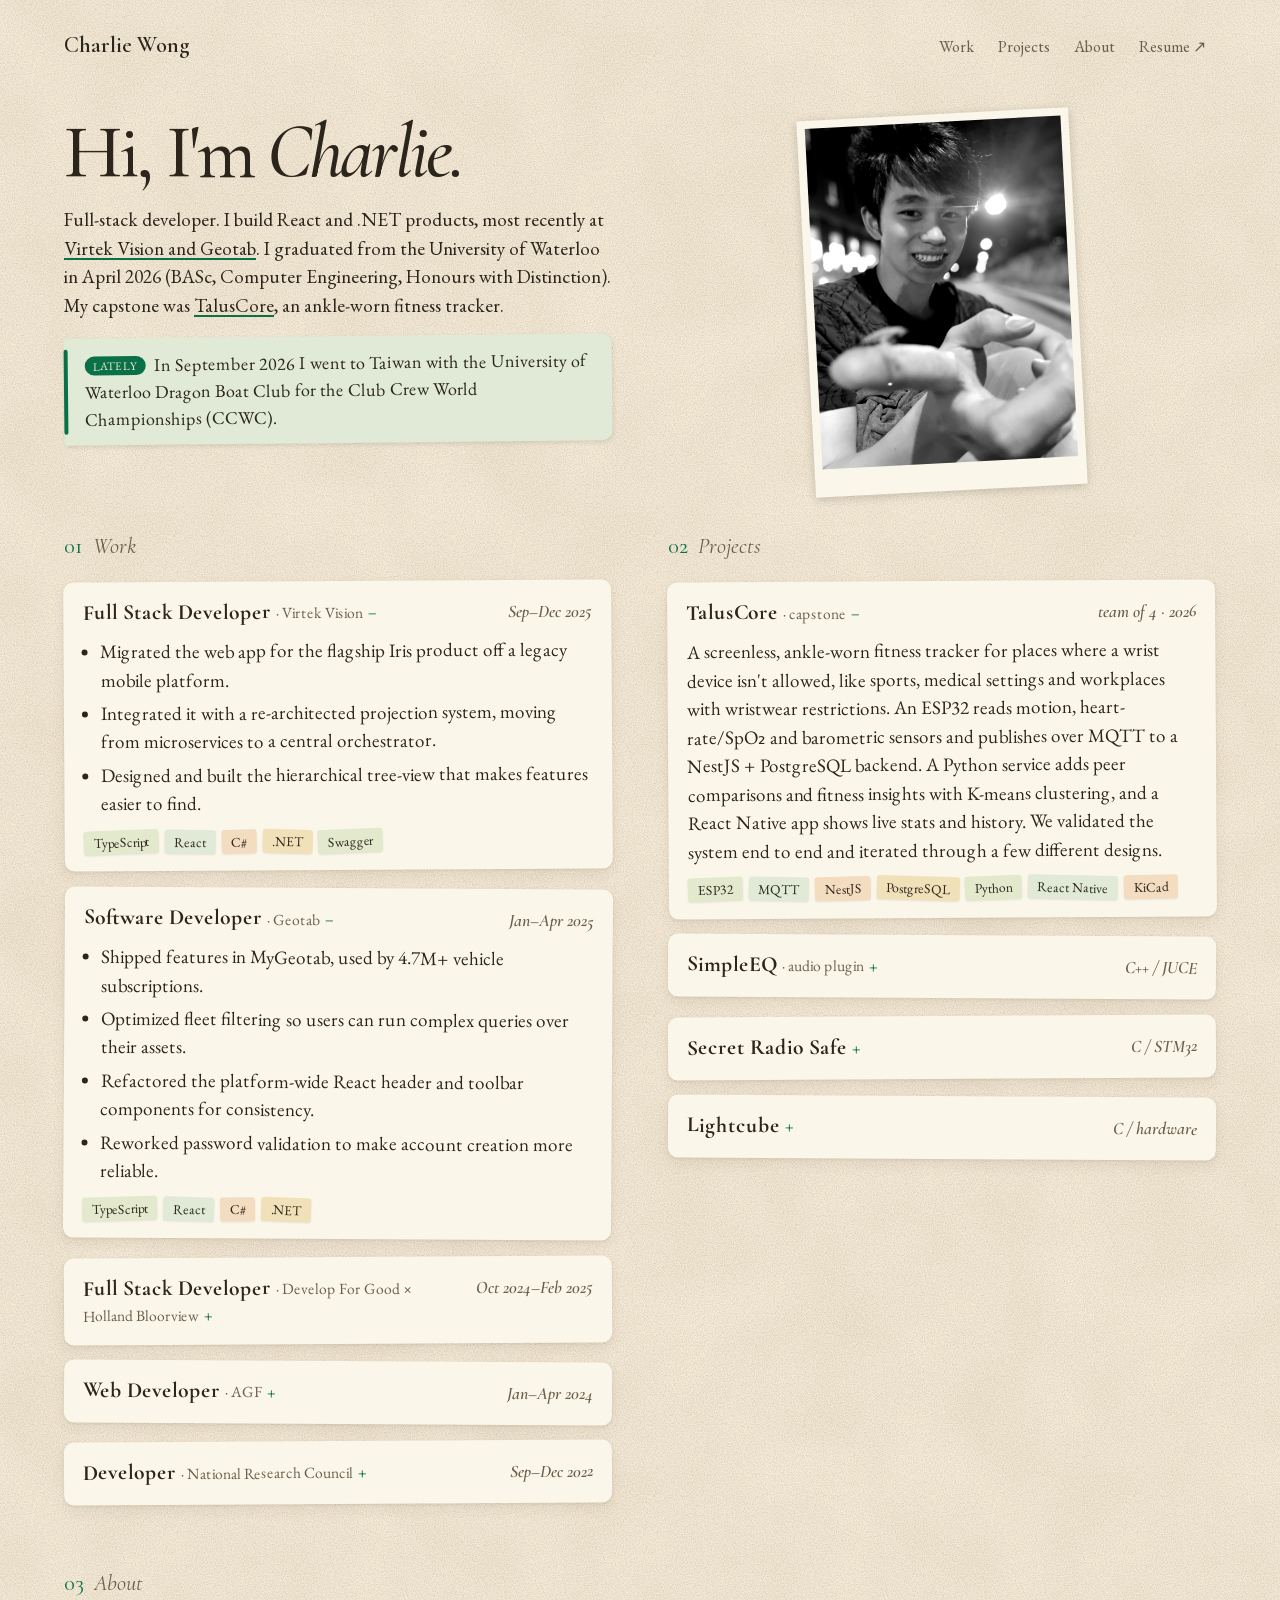
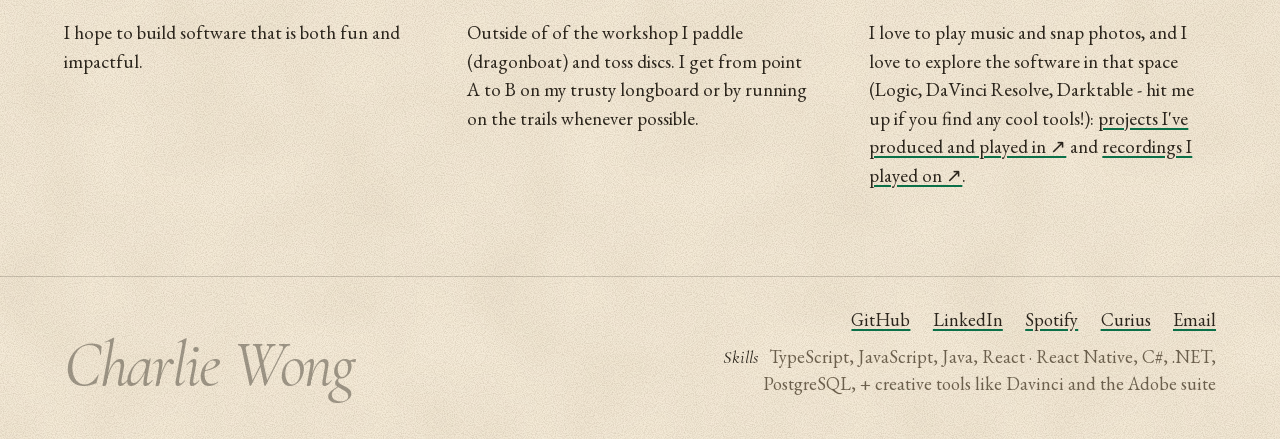
<file: index.html>
<!DOCTYPE html>
<html lang="en">
<head>
<meta charset="utf-8">
<meta name="viewport" content="width=device-width, initial-scale=1">
<title>Charlie Wong</title>
<meta name="description" content="Charlie Wong is a full-stack developer and University of Waterloo Computer Engineering grad (April 2026) who builds React and .NET products, paddles dragon boats, and plays and produces music.">
<meta name="theme-color" content="#f5ebd8">
<link rel="icon" href="favicon-48.png" type="image/png" sizes="48x48">
<link rel="apple-touch-icon" href="apple-touch-icon.png">
<link rel="preload" href="fonts/eb-garamond.woff2" as="font" type="font/woff2" crossorigin>
<link rel="preload" href="fonts/cormorant-garamond.woff2" as="font" type="font/woff2" crossorigin>
<link rel="preload" href="fonts/cormorant-garamond-italic.woff2" as="font" type="font/woff2" crossorigin>
<link rel="stylesheet" href="style.css">
</head>
<body>

<header>
  <a class="name" href="./">Charlie Wong</a>
  <nav aria-label="Main">
    <a href="#work">Work</a><a href="#projects">Projects</a><a href="#about">About</a><a href="assets/Charlie_Wong.pdf">Resume ↗</a>
  </nav>
</header>

<main>
  <div class="intro">
    <div>
      <h1>Hi, I'm <em>Charlie.</em></h1>
      <p>Full-stack developer. I build React and .NET products, most recently at <a href="#work">Virtek Vision and Geotab</a>. I graduated from the University of Waterloo in April 2026 (BASc, Computer Engineering, Honours with Distinction). My capstone was <a href="#projects">TalusCore</a>, an ankle-worn fitness tracker.</p>
      <p class="lately"><span>Lately</span>In September 2026 I went to Taiwan with the University of Waterloo Dragon Boat Club for the Club Crew World Championships (CCWC).</p>
    </div>
    <a class="polaroid" href="blog/" aria-label="Blog and blag"><img src="assets/IMG_3826.jpg" width="3024" height="4032" alt="Portrait of Charlie" fetchpriority="high"></a>
  </div>

  <section id="work">
    <h2><span>01</span>Work</h2>

    <details class="card" open>
      <summary><span class="ttl">Full Stack Developer <small>· Virtek Vision</small></span><span class="when">Sep–Dec 2025</span></summary>
      <ul class="bullets">
        <li>Migrated the web app for the flagship Iris product off a legacy mobile platform.</li>
        <li>Integrated it with a re-architected projection system, moving from microservices to a central orchestrator.</li>
        <li>Designed and built the hierarchical tree-view that makes features easier to find.</li>
      </ul>
      <ul class="tags"><li>TypeScript</li><li>React</li><li>C#</li><li>.NET</li><li>Swagger</li></ul>
    </details>

    <details class="card" open>
      <summary><span class="ttl">Software Developer <small>· Geotab</small></span><span class="when">Jan–Apr 2025</span></summary>
      <ul class="bullets">
        <li>Shipped features in MyGeotab, used by 4.7M+ vehicle subscriptions.</li>
        <li>Optimized fleet filtering so users can run complex queries over their assets.</li>
        <li>Refactored the platform-wide React header and toolbar components for consistency.</li>
        <li>Reworked password validation to make account creation more reliable.</li>
      </ul>
      <ul class="tags"><li>TypeScript</li><li>React</li><li>C#</li><li>.NET</li></ul>
    </details>

    <details class="card">
      <summary><span class="ttl">Full Stack Developer <small>· Develop For Good × Holland Bloorview</small></span><span class="when">Oct 2024–Feb 2025</span></summary>
      <ul class="bullets">
        <li>Built a questionnaire platform so clinicians can assess how well a prosthetic works for a patient.</li>
        <li>Implemented secure clinician and patient authentication, role-based access and account management.</li>
        <li>Integrated Stripe payments into organization registration.</li>
      </ul>
      <ul class="tags"><li>JavaScript</li><li>React</li><li>Next.js</li><li>Firebase</li></ul>
    </details>

    <details class="card">
      <summary><span class="ttl">Web Developer <small>· AGF</small></span><span class="when">Jan–Apr 2024</span></summary>
      <ul class="bullets">
        <li>Built and maintained production site components serving 800,000+ clients.</li>
        <li>Implemented homepage login, and responsive React data tables for client information.</li>
        <li>Set up site-wide cookie management and tracking with Salesforce Pardot and Google Tag Manager.</li>
      </ul>
      <ul class="tags"><li>JavaScript</li><li>React</li><li>jQuery</li><li>Java / Velocity</li><li>SCSS</li></ul>
    </details>

    <details class="card">
      <summary><span class="ttl">Developer <small>· National Research Council</small></span><span class="when">Sep–Dec 2022</span></summary>
      <ul class="bullets">
        <li>Built CRM solutions for the IRAP, CanExport and SONAR360 programs, supporting 8,000+ SMEs.</li>
        <li>Delivered client-requested features and contributed to QA testing and documentation.</li>
      </ul>
      <ul class="tags"><li>JavaScript</li><li>C++</li><li>Microsoft Dynamics</li></ul>
    </details>
  </section>

  <section id="projects">
    <h2><span>02</span>Projects</h2>

    <details class="card" open>
      <summary><span class="ttl">TalusCore <small>· capstone</small></span><span class="when">team of 4 · 2026</span></summary>
      <p class="desc">A screenless, ankle-worn fitness tracker for places where a wrist device isn't allowed, like sports, medical settings and workplaces with wristwear restrictions. An ESP32 reads motion, heart-rate/SpO₂ and barometric sensors and publishes over MQTT to a NestJS + PostgreSQL backend. A Python service adds peer comparisons and fitness insights with K-means clustering, and a React Native app shows live stats and history. We validated the system end to end and iterated through a few different designs.</p>
      <ul class="tags"><li>ESP32</li><li>MQTT</li><li>NestJS</li><li>PostgreSQL</li><li>Python</li><li>React Native</li><li>KiCad</li></ul>
    </details>

    <details class="card">
      <summary><span class="ttl">SimpleEQ <small>· audio plugin</small></span><span class="when">C++ / JUCE</span></summary>
      <p class="desc">A parametric equalizer that runs standalone or as a plugin in your DAW. Adjustable peak (quality, slope, frequency), low- and high-pass filters, and a live frequency-response curve.</p>
      <details class="media">
        <summary>▸ Screenshot</summary>
        <img src="assets/SimpleEQ_Garageband.png" loading="lazy" width="612" height="605" alt="The SimpleEQ plugin window showing a frequency-response curve above knobs for the low-pass and high-pass frequencies and slopes, plus peak frequency, gain and quality.">
      </details>
    </details>

    <details class="card">
      <summary><span class="ttl">Secret Radio Safe</span><span class="when">C / STM32</span></summary>
      <p class="desc">A combination safe disguised as a radio, built for an escape room. I wrote the firmware for the I/O, displays, sound and motors, and designed and assembled the hardware and housing.</p>
      <details class="media">
        <summary>▸ Watch it work</summary>
        <img src="assets/radioslides.gif" loading="lazy" width="600" height="456" alt="Looping clip of the radio-shaped safe's display and dials">
      </details>
    </details>

    <details class="card">
      <summary><span class="ttl">Lightcube</span><span class="when">C / hardware</span></summary>
      <p class="desc">A 3D LED array I soldered and wired by hand, with animations programmed in C.</p>
      <details class="media">
        <summary>▸ Watch it work</summary>
        <img src="assets/lightcube.gif" loading="lazy" width="600" height="456" alt="Looping clip of the LED cube running an animation">
      </details>
    </details>
  </section>

  <section id="about" class="prose">
    <h2><span>03</span>About</h2>
    <p>I hope to build software that is both fun and impactful.</p>
    <p>Outside of of the workshop I paddle (dragonboat) and toss discs. I get from point A to B on my trusty longboard or by running on the trails whenever possible.</p>
    <p>I love to play music and snap photos, and I love to explore the software in that space (Logic, DaVinci Resolve, Darktable - hit me up if you find any cool tools!): <a href="https://www.youtube.com/playlist?list=PL32vhgvWZ9qC-t9BVtZ_-26traF73n62M">projects I've produced and played in ↗</a> and <a href="https://www.youtube.com/playlist?list=PL95E8AwwwtjmlIrNJ8LwEQJPhYBvbE3m4">recordings I played on ↗</a>.</p>
  </section>
</main>

<footer>
  <p class="mark" aria-hidden="true">Charlie Wong</p>
  <div class="meta">
    <ul>
      <li><a href="https://github.com/charliewwong">GitHub</a></li>
      <li><a href="https://www.linkedin.com/in/charliewwong/">LinkedIn</a></li>
      <li><a href="https://open.spotify.com/user/ch33seburger">Spotify</a></li>
      <li><a href="https://curius.app/charlie-wong">Curius</a></li>
      <li><a href="mailto:charliewong909@gmail.com">Email</a></li>
    </ul>
    <p><b>Skills</b>TypeScript, JavaScript, Java, React · React Native, C#, .NET, PostgreSQL, + creative tools like Davinci and the Adobe suite</p>
  </div>
</footer>

</body>
</html>
</file>
<file: style.css>
:root{
  --bg:#f5ebd8; --fg:#2b251c; --muted:#6b5f4c; --accent:#0a7048;
  --paper:#fbf6ea;
  --tag0:#e3e9cc; --tag1:#e0ead6; --tag2:#f4dcc0; --tag3:#f1e1b8;
  --text:"EB Garamond",Georgia,"Times New Roman",serif;
  --display:"Cormorant Garamond",Georgia,"Times New Roman",serif;
  --mono:ui-monospace,"SF Mono",Menlo,Consolas,monospace;
  --paper-texture:url("data:image/svg+xml,%3Csvg xmlns='http://www.w3.org/2000/svg' width='480' height='480'%3E%3Cfilter id='m' x='0' y='0' width='100%' height='100%' color-interpolation-filters='sRGB'%3E%3CfeTurbulence type='fractalNoise' baseFrequency='.012' numOctaves='2' seed='7' stitchTiles='stitch'/%3E%3CfeColorMatrix values='0 0 0 0 .45 0 0 0 0 .34 0 0 0 0 .18 0 0 0 .07 -.018'/%3E%3C/filter%3E%3Cfilter id='g' x='0' y='0' width='100%' height='100%' color-interpolation-filters='sRGB'%3E%3CfeTurbulence type='fractalNoise' baseFrequency='.9' numOctaves='3' seed='3' stitchTiles='stitch'/%3E%3CfeColorMatrix values='0 0 0 0 .3 0 0 0 0 .22 0 0 0 0 .12 0 0 0 .28 -.1'/%3E%3C/filter%3E%3Crect width='100%' height='100%' filter='url(%23m)'/%3E%3Crect width='100%' height='100%' filter='url(%23g)'/%3E%3C/svg%3E");
  --gutter:clamp(1.25rem,5vw,4rem);
}

@font-face{font-family:"EB Garamond";src:url(fonts/eb-garamond.woff2) format("woff2");font-weight:400 700;font-display:swap}
@font-face{font-family:"Cormorant Garamond";src:url(fonts/cormorant-garamond.woff2) format("woff2");font-weight:400 700;font-display:swap}
@font-face{font-family:"Cormorant Garamond";src:url(fonts/cormorant-garamond-italic.woff2) format("woff2");font-style:italic;font-weight:400 700;font-display:swap}

*{box-sizing:border-box}
html{scroll-behavior:smooth}
body{margin:0;overflow-x:hidden;background:var(--bg) var(--paper-texture);color:var(--fg);font:19px/1.5 var(--text)}
main,header,footer{max-width:48rem;margin:0 auto;padding-inline:var(--gutter)}
a{color:inherit;text-decoration-color:var(--accent);text-decoration-thickness:2px;text-underline-offset:3px}
a:hover{color:var(--accent)}
:focus-visible{outline:2px solid var(--accent);outline-offset:3px}
@media (prefers-reduced-motion:reduce){html{scroll-behavior:auto}*{transition:none!important}}

header{display:flex;flex-wrap:wrap;justify-content:space-between;align-items:baseline;gap:.5rem 1.5rem;padding-block:1.75rem}
h1,h2,.name,.ttl,.when{font-family:var(--display)}
.name{font-size:1.4rem;font-weight:600;text-decoration:none}
nav{display:flex;flex-wrap:wrap;gap:.3rem;font-size:1rem}
nav a{text-decoration:none;color:var(--muted);padding:.1rem .6rem;border-radius:999px}
nav a:hover{color:var(--fg);background:var(--tag1)}

.intro{position:relative;display:grid;grid-template-columns:1fr 11.5rem;gap:1.4rem 2.2rem;align-items:start;padding-top:1.5rem}
h1{font-size:clamp(2.4rem,6vw,5.25rem);font-weight:500;line-height:1;margin:0 0 1rem;letter-spacing:-.04em}
.intro p{margin:0 0 1rem;max-width:30rem}

.polaroid{position:relative;display:block;background:var(--paper);padding:.5rem .5rem 1.7rem;box-shadow:0 2px 10px rgba(0,0,0,.18);transform:rotate(-3deg);transition:transform .25s,box-shadow .25s}
.polaroid img{display:block;width:100%;height:auto;aspect-ratio:3/4;object-fit:cover;filter:grayscale(1) contrast(1.3);transition:filter .4s}
.polaroid:hover,.polaroid:focus-visible{transform:rotate(-1deg) translateY(-3px);box-shadow:0 8px 18px rgba(0,0,0,.22)}
.polaroid:hover img,.polaroid:focus-visible img{filter:none}

.intro .lately{position:relative;width:fit-content;padding:.8rem 1.1rem .8rem 1.3rem;background:var(--tag1);border-radius:2px 10px 10px 2px;box-shadow:1px 2px 4px rgba(0,0,0,.1);font-size:.95em;transform:rotate(-.6deg)}
.lately::before{content:"";position:absolute;left:0;top:10%;bottom:10%;width:4px;background:var(--accent);border-radius:2px}
.lately span{display:inline-block;margin-right:.5rem;padding:.05rem .5rem;border-radius:999px;background:var(--accent);color:var(--bg);font-size:.72rem;letter-spacing:.08em;text-transform:uppercase;vertical-align:.1em}

section{padding:2.4rem 0 .4rem;scroll-margin-top:1rem}
h2{margin:0 0 1.2rem;color:var(--muted);font-size:1.4rem;font-weight:400;font-style:italic}
h2 span{margin-right:.6rem;color:var(--accent);font-style:normal}

.card{margin-bottom:1.1rem;padding:1.1rem 1.2rem;background:var(--paper);border-radius:10px;box-shadow:0 1px 3px rgba(70,48,20,.1),0 6px 14px rgba(70,48,20,.07);transform:rotate(-.35deg)}
.card:nth-of-type(even){transform:rotate(.35deg)}
.card>summary+*{margin-top:.7rem}
summary{display:flex;justify-content:space-between;align-items:baseline;gap:.2rem 1rem;list-style:none;cursor:pointer}
summary::-webkit-details-marker{display:none}
.ttl{font-size:1.35rem;font-weight:700;line-height:1.2}
.ttl small{font-family:var(--text);font-weight:400;color:var(--muted);font-size:.72em}
.ttl::after{content:" +";color:var(--accent);font-weight:400}
[open]>summary .ttl::after{content:" −"}
.when{color:var(--muted);font-size:1.1rem;font-weight:600;font-style:italic;white-space:nowrap}
.bullets{margin:0 0 .6rem;padding-left:1.1rem}
.bullets li{margin-bottom:.3rem}
.desc{margin:0 0 .6rem}

.tags{display:flex;flex-wrap:wrap;gap:.35rem;margin:.7rem 0 0;padding:0;list-style:none}
.tags li{padding:.1rem .6rem;border-radius:3px;box-shadow:0 1px 2px rgba(0,0,0,.08);font-size:.85rem}
.tags li:nth-child(4n+1){background:var(--tag0);transform:rotate(-2deg)}
.tags li:nth-child(4n+2){background:var(--tag1);transform:rotate(1.5deg)}
.tags li:nth-child(4n+3){background:var(--tag2);transform:rotate(-1deg)}
.tags li:nth-child(4n+4){background:var(--tag3);transform:rotate(2deg)}

.media{margin-top:.7rem}
.media>summary{display:block;color:var(--accent);font-size:.88em}
.media img{display:block;max-width:min(100%,30rem);height:auto;margin-top:.6rem;border-radius:6px;box-shadow:0 4px 10px rgba(0,0,0,.15)}

.prose p{margin:0 0 1rem;max-width:34rem}

footer{display:flex;flex-wrap:wrap;justify-content:space-between;align-items:flex-end;gap:1.5rem 3rem;margin-top:4rem;padding-block:1.8rem 2.6rem;border-top:1px solid rgba(43,37,28,.2)}
.mark{margin:0;color:rgba(43,37,28,.42);font:italic 400 clamp(2.6rem,5vw,4.25rem)/1 var(--display);letter-spacing:-.03em;white-space:nowrap}
.meta{display:grid;gap:.6rem;justify-items:end;text-align:right;font-size:.95em}
.meta ul{display:flex;flex-wrap:wrap;justify-content:flex-end;gap:.3rem 1.4rem;margin:0;padding:0;list-style:none}
.meta p{margin:0;max-width:34rem;color:var(--muted)}
.meta b{margin-right:.6rem;color:var(--fg);font:italic 400 1.15rem var(--display)}
@media (max-width:48rem){footer{display:block}.meta{justify-items:start;margin-top:1.1rem;text-align:left}.meta ul{justify-content:flex-start}}

/* 404: the boat rows left to right while two frames swap so the paddles stroke.
   Only transform and visibility animate, so the browser never re-runs layout. */
.lost{padding-block:3.5rem 2rem;text-align:center}
.lost p{margin:0 0 .8rem}
.lost .code{color:var(--muted);font-family:var(--mono);font-size:.85em}
.lost h1{margin-bottom:.8rem}
.lane{position:relative;overflow:hidden;width:100vw;height:8.9em;margin:2.2rem 0 0 calc(50% - 50vw);font-size:min(12px,2vw)}
.boat{position:absolute;top:0;left:50%;width:74ch;margin-left:-37ch}
.swing{position:relative}
.boat pre{margin:0;font:inherit;font-family:var(--mono);line-height:1.35;white-space:pre}
.boat .f2{position:absolute;top:0;left:0;visibility:hidden}
@media (prefers-reduced-motion:no-preference){
  .boat{left:0;margin-left:0;will-change:transform;animation:row 20s linear infinite}
  .swing{animation:bob 1.1s ease-in-out infinite alternate}
  .f1{animation:f1 1.1s steps(1) infinite}
  .f2{animation:f2 1.1s steps(1) infinite}
  @keyframes row{from{transform:translateX(-76ch)}to{transform:translateX(calc(100vw + 2ch))}}
  @keyframes bob{to{transform:translateY(.25em)}}
  @keyframes f1{50%{visibility:hidden}}
  @keyframes f2{0%{visibility:hidden}50%{visibility:visible}}
}

/* Wide screens: fill the width. Intro text and photo sit over Work and Projects, About runs three across. */
@media (min-width:70rem){
  main,header,footer{max-width:100rem}
  main{display:grid;grid-template-columns:repeat(2,minmax(0,1fr));column-gap:3.5rem;align-items:start;padding-top:1.5rem}
  main.lost{display:block;padding-top:0}
  .intro{display:contents}
  .intro>div{grid-column:1}
  .intro p{max-width:38rem}
  .polaroid{grid-column:2;grid-row:1;justify-self:center;width:min(100%,17rem)}
  #about{grid-column:1/-1;display:grid;grid-template-columns:repeat(3,minmax(0,1fr));column-gap:3.5rem}
  #about h2{grid-column:1/-1}
  .prose p{max-width:none}
}

@media (max-width:36rem){
  .intro{grid-template-columns:1fr}
  .polaroid{width:11rem;margin:.5rem auto 0}
}
</file>
